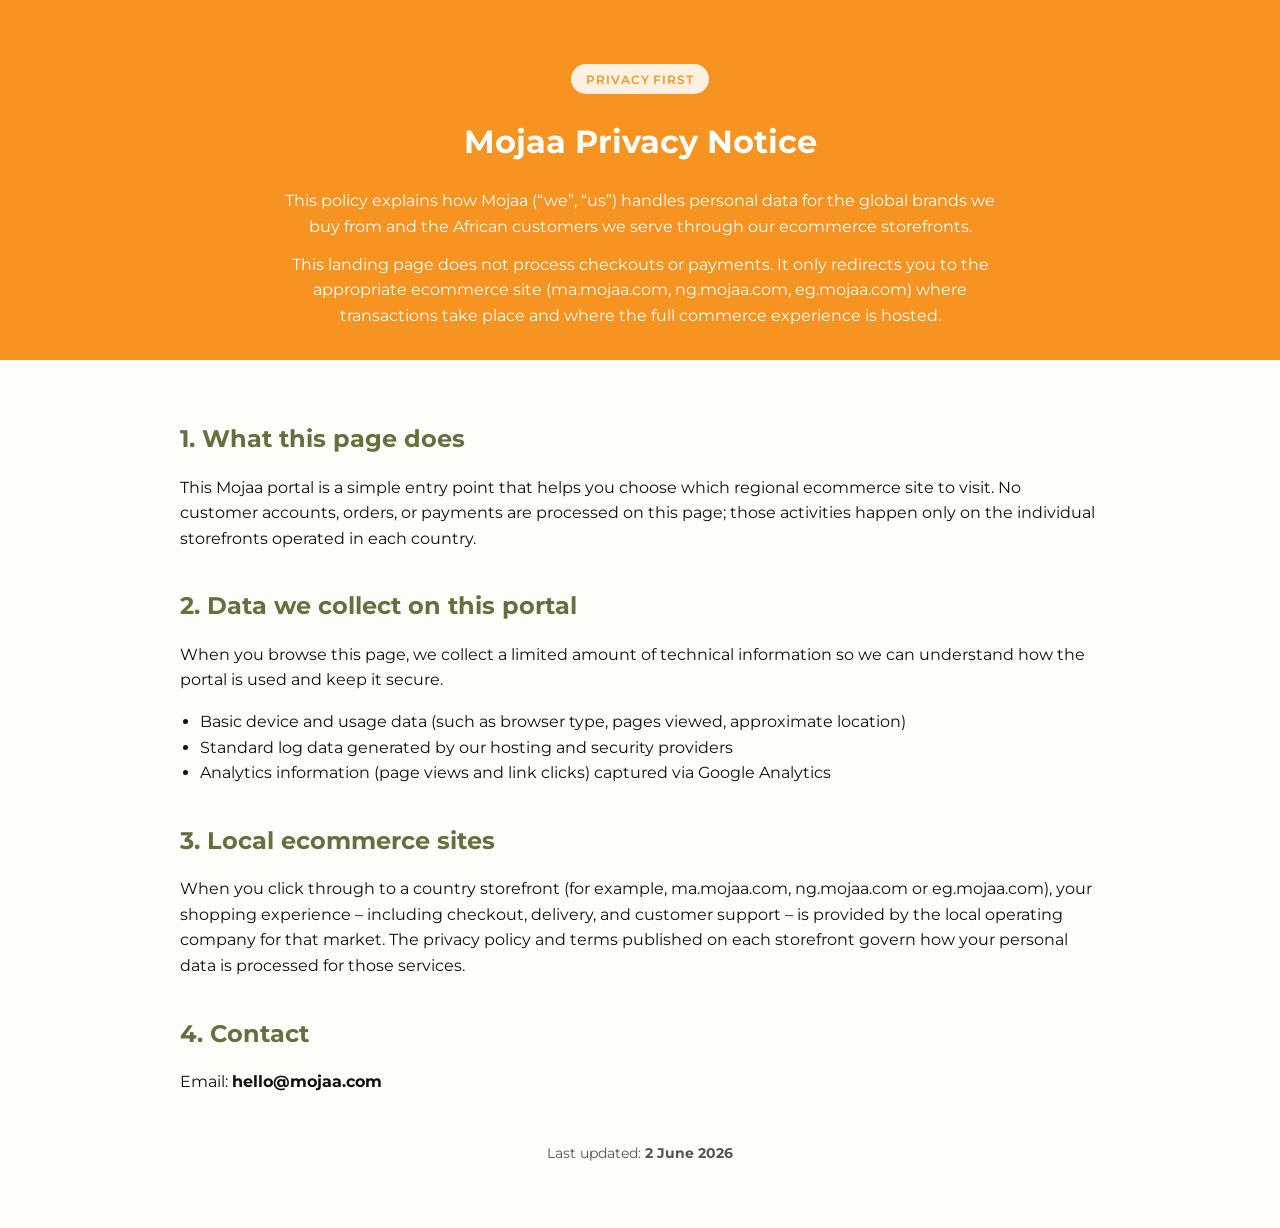
<file: public/privacy.html>
<!doctype html>
<html lang="en">
  <head>
    <meta charset="utf-8" />
    <meta name="viewport" content="width=device-width, initial-scale=1" />
    <title>Mojaa Privacy Notice</title>
    <meta name="description" content="How Mojaa protects the personal data of African merchants and partners." />
    <link rel="preconnect" href="https://fonts.googleapis.com" />
    <link rel="preconnect" href="https://fonts.gstatic.com" crossorigin />
    <link href="https://fonts.googleapis.com/css2?family=Montserrat:wght@400;600;700&display=swap" rel="stylesheet" />
    <style>
      :root {
        color-scheme: light;
        --brand-tangerine: #f79321;
        --brand-dark: #0f0f0f;
        --brand-olive: #64703e;
      }
      * { box-sizing: border-box; }
      body {
        margin: 0;
        font-family: "Montserrat", system-ui, sans-serif;
        color: var(--brand-dark);
        background: #fffdf9;
        line-height: 1.6;
      }
      header {
        background: var(--brand-tangerine);
        color: white;
        padding: 3rem 1rem 2rem;
        text-align: center;
      }
      header p { max-width: 740px; margin: 1rem auto 0; }
      main { max-width: 960px; margin: 0 auto; padding: 2.5rem 1.25rem 4rem; }
      section { margin-bottom: 2.25rem; }
      h1, h2, h3 { font-weight: 700; }
      h2 { color: var(--brand-olive); margin-bottom: 0.5rem; }
      .tag { display: inline-flex; padding: 0.35rem 0.9rem; background: #fff1e1; color: var(--brand-tangerine); border-radius: 999px; text-transform: uppercase; letter-spacing: 0.08em; font-size: 0.75rem; font-weight: 600; }
      ul { padding-left: 1.25rem; }
      footer { text-align: center; font-size: 0.85rem; color: #555; margin-top: 3rem; }
      .todo {
        border-left: 4px solid var(--brand-tangerine);
        padding: 0.75rem 1rem;
        background: #fff8ef;
        font-size: 0.9rem;
        margin-top: 0.75rem;
      }
    </style>
  </head>
  <body>
    <header>
      <p class="tag">Privacy First</p>
      <h1>Mojaa Privacy Notice</h1>
      <p>This policy explains how Mojaa (“we”, “us”) handles personal data for the global brands we buy from and the African customers we serve through our ecommerce storefronts.</p>
      <p class="text-sm max-w-3xl mx-auto" style="margin-top: 0.75rem;">
        This landing page does not process checkouts or payments. It only redirects you to the appropriate ecommerce site (ma.mojaa.com, ng.mojaa.com, eg.mojaa.com) where transactions take place and where the full commerce experience is hosted.
      </p>
    </header>
    <main>
      <section>
        <h2>1. What this page does</h2>
        <p>
          This Mojaa portal is a simple entry point that helps you choose which regional ecommerce site to visit. 
          No customer accounts, orders, or payments are processed on this page; those activities happen only on the 
          individual storefronts operated in each country.
        </p>
      </section>

      <section>
        <h2>2. Data we collect on this portal</h2>
        <p>
          When you browse this page, we collect a limited amount of technical information so we can understand how the 
          portal is used and keep it secure.
        </p>
        <ul>
          <li>Basic device and usage data (such as browser type, pages viewed, approximate location)</li>
          <li>Standard log data generated by our hosting and security providers</li>
          <li>Analytics information (page views and link clicks) captured via Google Analytics</li>
        </ul>
      </section>

      <section>
        <h2>3. Local ecommerce sites</h2>
        <p>
          When you click through to a country storefront (for example, ma.mojaa.com, ng.mojaa.com or eg.mojaa.com), 
          your shopping experience – including checkout, delivery, and customer support – is provided by the local 
          operating company for that market. The privacy policy and terms published on each storefront govern how your 
          personal data is processed for those services.
        </p>
      </section>

      <section>
        <h2>4. Contact</h2>
        <p>Email: <strong>hello@mojaa.com</strong></p>
      </section>

      <footer>Last updated: <strong>2 June 2026</strong></footer>
    </main>
  </body>
</html>
</file>
